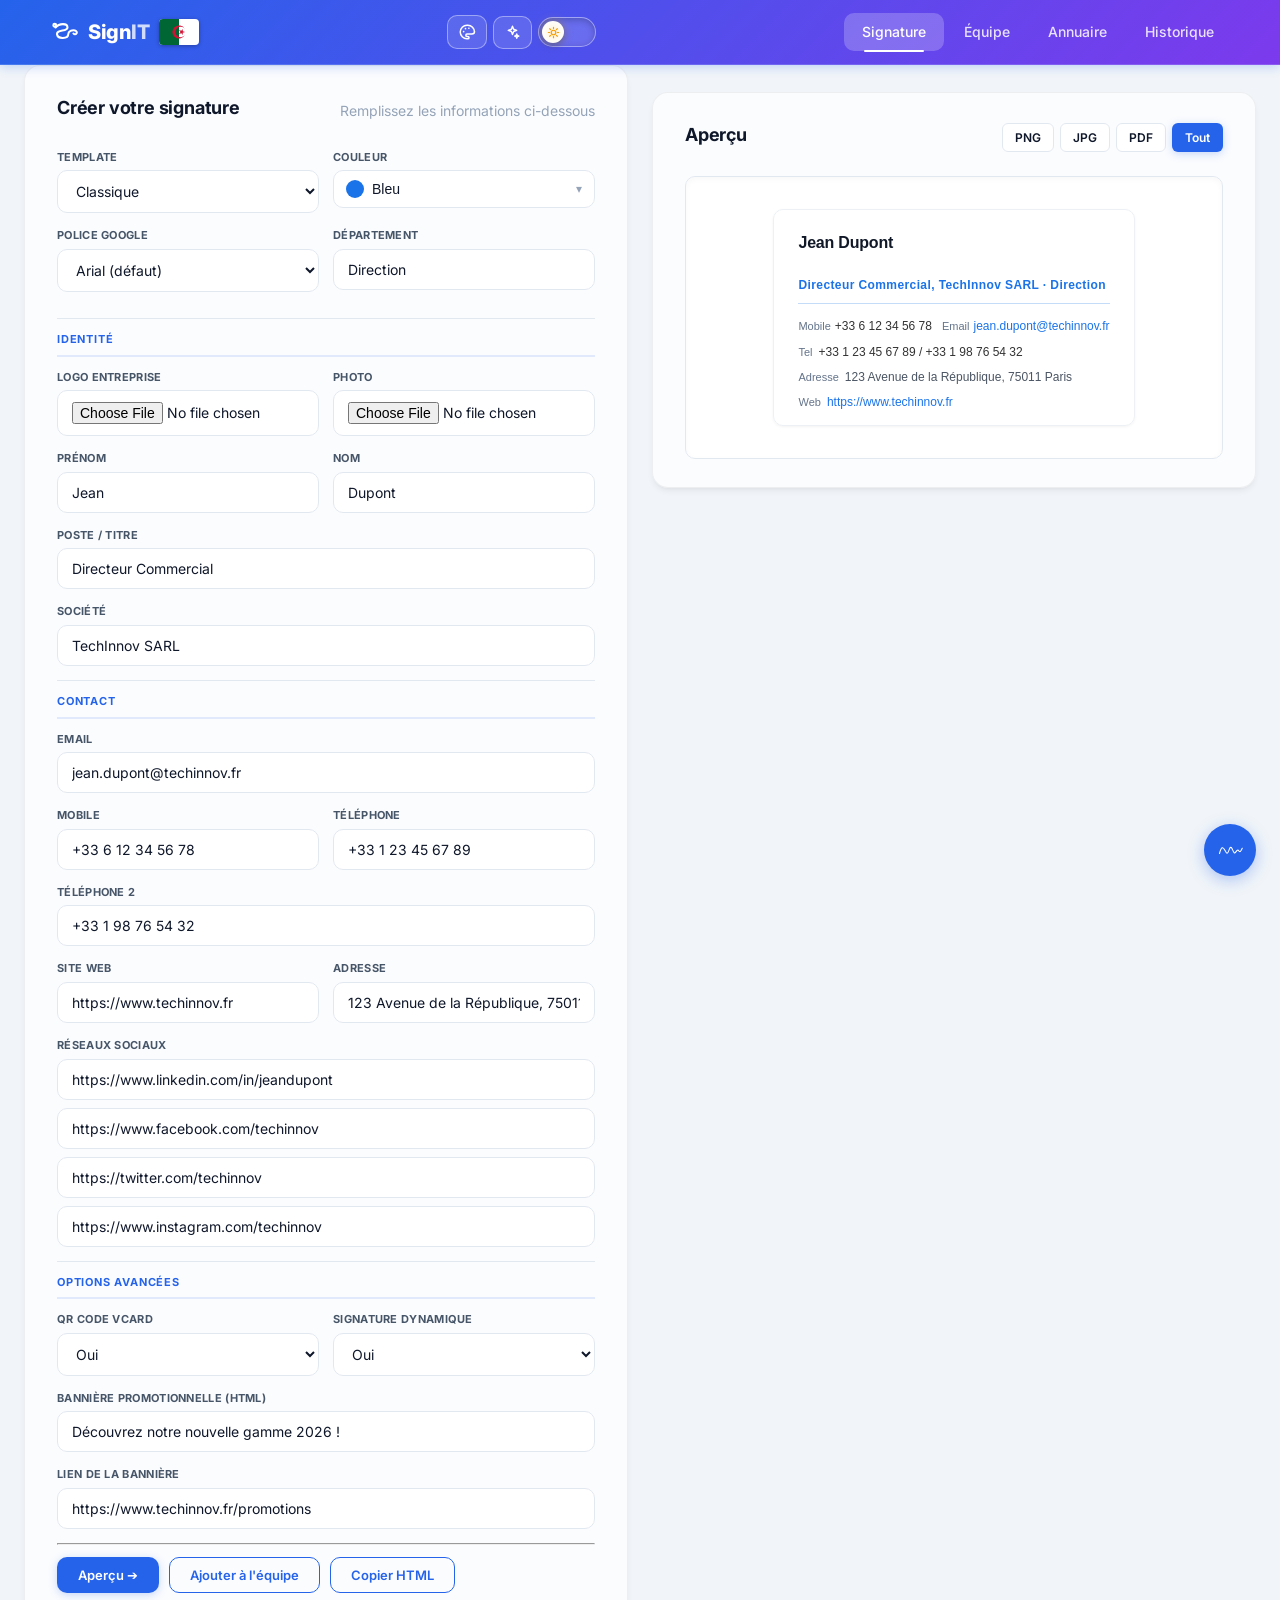
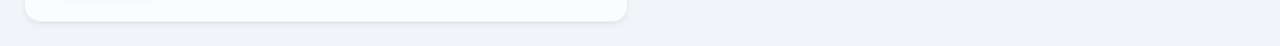
<file: signit/index.html>
<!DOCTYPE html>
<html lang="fr">
<head>
  <meta charset="UTF-8">
  <meta name="viewport" content="width=device-width, initial-scale=1.0">
  <title>SignIT - Générateur de Signatures Email</title>
  <link rel="icon" type="image/svg+xml" href="assets/logo.svg">
  <link rel="preconnect" href="https://fonts.googleapis.com">
  <link rel="preconnect" href="https://fonts.gstatic.com" crossorigin>
  <link href="https://fonts.googleapis.com/css2?family=Inter:wght@400;500;600;700;800&family=Lora:wght@400;500;600;700&family=Playfair+Display:wght@600;700;800&family=Manrope:wght@400;500;600;700;800&family=Nunito:wght@400;600;700;800&family=Poppins:wght@400;500;600;700;800&display=swap" rel="stylesheet">
  <link rel="stylesheet" href="css/style.css">
  <link id="googleFont" rel="stylesheet">
</head>
<body>
  <!-- Fond animé : signature vivante -->
  <div class="sig-bg" aria-hidden="true">
    <svg class="sig-bg-main" viewBox="0 0 900 220" preserveAspectRatio="xMidYMax meet" aria-hidden="true">
      <path class="sig-stroke" d="M40 190 C 70 60, 150 25, 205 55 C 245 78, 255 120, 215 145 C 180 168, 135 172, 135 145 C 135 122, 180 115, 210 130 C 255 152, 270 195, 240 210 C 215 222, 185 220, 180 205 C 230 215, 310 195, 370 170 C 420 150, 460 145, 500 150 C 545 155, 575 175, 560 195 C 548 210, 520 210, 510 192 C 545 198, 580 195, 615 182 C 650 170, 690 152, 745 145 C 785 140, 820 145, 850 158 C 865 164, 878 172, 890 178"/>
    </svg>
    <svg class="sig-bg-sub" viewBox="0 0 900 220" preserveAspectRatio="xMidYMin meet" aria-hidden="true">
      <path class="sig-stroke sig-stroke-sub" d="M40 190 C 70 60, 150 25, 205 55 C 245 78, 255 120, 215 145 C 180 168, 135 172, 135 145 C 135 122, 180 115, 210 130 C 255 152, 270 195, 240 210 C 215 222, 185 220, 180 205 C 230 215, 310 195, 370 170 C 420 150, 460 145, 500 150 C 545 155, 575 175, 560 195 C 548 210, 520 210, 510 192 C 545 198, 580 195, 615 182 C 650 170, 690 152, 745 145 C 785 140, 820 145, 850 158 C 865 164, 878 172, 890 178"/>
    </svg>
  </div>

  <nav class="navbar">
    <div class="container">
      <a class="brand" href="#single" title="Accueil">
        <span class="ink-ripple" aria-hidden="true"></span>
        <svg class="logo-mark logo-mark-signature" viewBox="0 0 40 40" aria-hidden="true" fill="none" stroke="#ffffff" stroke-width="2.7" stroke-linecap="round" stroke-linejoin="round">
          <circle cx="9" cy="11" r="1.9"/>
          <path d="M10 14 C 15 8 26 8 26 14 C 26 20 11 16 12 23 C 13 30 27 29 27 23 C 27 19 32 17 36 18 C 38 18.5 39 20.5 38 22 C 37 23.5 35 23.5 34 22"/>
        </svg>
        <svg class="logo-mark logo-mark-elegance" viewBox="0 0 40 40" aria-hidden="true" fill="none" stroke="#ffffff" stroke-width="1.8" stroke-linecap="round" stroke-linejoin="round">
          <circle cx="20" cy="20" r="15.5"/>
          <circle cx="20" cy="20" r="12.3"/>
          <path d="M20 12.5 C 23.5 11, 26 12.5, 26 15.5 C 26 18.5, 22.5 20, 20 20 C 17.5 20, 14 21.5, 14 24.5 C 14 27.5, 17 29.5, 20.5 28.5 C 22.5 27.8, 24 26, 23.5 24"/>
          <circle cx="12.2" cy="12.2" r="1"/>
          <circle cx="27.8" cy="27.8" r="1"/>
        </svg>
        <svg class="logo-mark logo-mark-minimal" viewBox="0 0 40 40" aria-hidden="true" fill="none" stroke="#ffffff" stroke-width="2.6" stroke-linecap="round" stroke-linejoin="round">
          <path d="M28 12 H14 V19 H26 V28 H14"/>
          <circle cx="13.6" cy="31.6" r="1.8"/>
        </svg>
        <svg class="logo-mark logo-mark-soleil" viewBox="0 0 40 40" aria-hidden="true" fill="none" stroke="#ffffff" stroke-width="1.8" stroke-linecap="round" stroke-linejoin="round">
          <circle cx="20" cy="20" r="10.5"/>
          <path d="M20 9.5 L20 5.5 M20 30.5 L20 34.5 M9.5 20 L5.5 20 M30.5 20 L34.5 20 M12.6 12.6 L10 10 M27.4 27.4 L30 30 M27.4 12.6 L30 10 M12.6 27.4 L10 30"/>
          <path d="M20 14.5 C 22.5 12.5, 25 14, 25 16.5 C 25 19.5, 21.5 20, 20 20 C 18.5 20, 15 20.5, 15 23 C 15 25.5, 17.5 27, 20 25.5 C 21.5 24.7, 22 23, 21.5 21.8"/>
        </svg>
        <svg class="logo-mark logo-mark-nature" viewBox="0 0 40 40" aria-hidden="true" fill="none" stroke="#ffffff" stroke-width="2.2" stroke-linecap="round" stroke-linejoin="round">
          <path d="M8 32 C 6 21, 12 12, 24 10 C 28 11, 31 16, 29 22 C 27 29, 17 32, 8 32 Z"/>
          <path d="M11 29 C 15 24, 19 18, 23 14"/>
          <path d="M8 32 L 6.5 35.5"/>
        </svg>
        <h1 class="logo"><span>Sign</span><span class="logo-accent">IT</span></h1>
        <img class="dz-flag" src="assets/flag-algeria.svg" alt="Drapeau de l'Algérie" title="Algérie" width="40" height="26">
      </a>
      <div class="nav-controls">
        <div class="theme-switcher" id="themeSwitcher">
          <button class="btn btn-icon" id="themeToggle" title="Thème d'apparence" aria-haspopup="true" aria-label="Choisir un thème">
            <svg width="18" height="18" viewBox="0 0 24 24" fill="none" stroke="currentColor" stroke-width="2" stroke-linecap="round" stroke-linejoin="round" aria-hidden="true">
              <path d="M12 3a9 9 0 0 0 0 18h1.2a1.5 1.5 0 0 0 0-3H12a1.6 1.6 0 0 1 0-3.2h6.6A3.4 3.4 0 0 0 22 11.4V12a9 9 0 0 0-9-9z"/>
              <circle cx="7.5" cy="11.5" r="1.1" fill="currentColor" stroke="none"/>
              <circle cx="10" cy="7.5" r="1.1" fill="currentColor" stroke="none"/>
              <circle cx="14.5" cy="7" r="1.1" fill="currentColor" stroke="none"/>
            </svg>
          </button>
          <div class="theme-menu" id="themeMenu">
            <button class="theme-option active" data-theme="signature">
              <span class="theme-swatch" style="background:linear-gradient(135deg,#2563eb,#7c3aed)"></span>
              <span class="theme-label">Signature<small>Moderne &amp; fluide</small></span>
              <span class="theme-check">✓</span>
            </button>
            <button class="theme-option" data-theme="elegance">
              <span class="theme-swatch" style="background:linear-gradient(135deg,#1e3a5f,#31507c)"></span>
              <span class="theme-label">Élégance<small>Classique &amp; sérif</small></span>
              <span class="theme-check">✓</span>
            </button>
            <button class="theme-option" data-theme="minimal">
              <span class="theme-swatch" style="background:linear-gradient(135deg,#0d9488,#10b981)"></span>
              <span class="theme-label">Minimal<small>Géométrique &amp; net</small></span>
              <span class="theme-check">✓</span>
            </button>
            <button class="theme-option" data-theme="soleil">
              <span class="theme-swatch" style="background:linear-gradient(135deg,#f97316,#ec4899)"></span>
              <span class="theme-label">Soleil<small>Chaleureux &amp; pétillant</small></span>
              <span class="theme-check">✓</span>
            </button>
            <button class="theme-option" data-theme="nature">
              <span class="theme-swatch" style="background:linear-gradient(135deg,#16a34a,#84cc16)"></span>
              <span class="theme-label">Nature<small>Fraîcheur &amp; verdoyant</small></span>
              <span class="theme-check">✓</span>
            </button>
          </div>
        </div>
        <div class="anim-switcher" id="animSwitcher">
          <button class="btn btn-icon" id="animToggle" title="Animation d'entrée" aria-haspopup="true" aria-label="Choisir l'animation d'entrée">
            <svg width="17" height="17" viewBox="0 0 24 24" fill="none" stroke="currentColor" stroke-width="2" stroke-linecap="round" stroke-linejoin="round" aria-hidden="true">
              <path d="M12 3l1.6 4.4L18 9l-4.4 1.6L12 15l-1.6-4.4L6 9l4.4-1.6z"/>
              <path d="M18 14l.8 2.2L21 17l-2.2.8L18 20l-.8-2.2L15 17l2.2-.8z"/>
            </svg>
          </button>
          <div class="anim-menu" id="animMenu">
            <button class="anim-option active" data-anim="B">
              <span class="anim-dot">B</span>
              <span class="anim-label">Encre<small>Signature dessinée</small></span>
              <span class="anim-check">✓</span>
            </button>
            <button class="anim-option" data-anim="A">
              <span class="anim-dot">A</span>
              <span class="anim-label">Tranquille<small>Révélation douce</small></span>
              <span class="anim-check">✓</span>
            </button>
            <button class="anim-option" data-anim="C">
              <span class="anim-dot">C</span>
              <span class="anim-label">Vivante<small>Storytelling encre</small></span>
              <span class="anim-check">✓</span>
            </button>
          </div>
        </div>
        <label class="dark-switch" title="Mode sombre" aria-label="Basculer le mode sombre">
          <input type="checkbox" id="darkModeToggle">
          <span class="dark-switch-track">
            <span class="dark-switch-thumb">
              <svg class="icon-dark" width="13" height="13" viewBox="0 0 24 24" fill="currentColor" stroke="none" aria-hidden="true">
                <path d="M21 12.8A8.5 8.5 0 1 1 11.2 3a6.6 6.6 0 0 0 9.8 9.8z"/>
              </svg>
              <svg class="icon-light" width="13" height="13" viewBox="0 0 24 24" fill="none" stroke="currentColor" stroke-width="2.2" stroke-linecap="round" stroke-linejoin="round" aria-hidden="true">
                <circle cx="12" cy="12" r="4.2"/>
                <path d="M12 2.5v2.2 M12 19.3v2.2 M2.5 12h2.2 M19.3 12h2.2 M5 5l1.6 1.6 M17.4 17.4L19 19 M19 5l-1.6 1.6 M6.6 17.4L5 19"/>
              </svg>
            </span>
          </span>
        </label>
      </div>
      <div class="nav-links">
        <a href="#single" class="active">Signature</a>
        <a href="#team">Équipe</a>
        <a href="#directory">Annuaire</a>
        <a href="#history">Historique</a>
      </div>
    </div>
  </nav>

  <div class="container main-layout">
    <!-- SECTION: Formulaire Signature -->
    <section id="single" class="section active">
      <div class="form-card">
        <div class="card-header">
          <h2>Créer votre signature</h2>
          <p>Remplissez les informations ci-dessous</p>
        </div>
        <form id="signatureForm">
          <div class="form-row">
            <div class="form-group">
              <label>Template</label>
              <select id="template">
                <option value="classic">Classique</option>
                <option value="modern">Moderne</option>
                <option value="corporate">Corporate</option>
              </select>
            </div>
            <div class="form-group">
              <label>Couleur</label>
              <div class="cp-dropdown" id="cpDropdown">
                <button type="button" class="cp-dropdown-trigger" id="cpTrigger">
                  <span class="cp-dot" id="cpDot" style="background:#1a73e8"></span>
                  <span id="cpLabel">Bleu</span>
                  <span class="cp-arrow">▾</span>
                </button>
                <div class="cp-dropdown-menu" id="cpMenu">
                  <div class="cp-option" data-color="#1a73e8"><span class="cp-dot" style="background:#1a73e8"></span>Bleu</div>
                  <div class="cp-option" data-color="#dc2626"><span class="cp-dot" style="background:#dc2626"></span>Rouge</div>
                  <div class="cp-option" data-color="#16a34a"><span class="cp-dot" style="background:#16a34a"></span>Vert</div>
                  <div class="cp-option" data-color="#0d9488"><span class="cp-dot" style="background:#0d9488"></span>Teal</div>
                  <div class="cp-option" data-color="#7c3aed"><span class="cp-dot" style="background:#7c3aed"></span>Violet</div>
                  <div class="cp-option" data-color="#ea580c"><span class="cp-dot" style="background:#ea580c"></span>Orange</div>
                  <div class="cp-option" data-color="#be185d"><span class="cp-dot" style="background:#be185d"></span>Rose</div>
                  <div class="cp-option" data-color="#1e293b"><span class="cp-dot" style="background:#1e293b"></span>Foncé</div>
                  <div class="cp-option cp-option-custom" id="cpCustom"><span class="cp-dot cp-dot-plus">+</span>Personnalisée…</div>
                </div>
                <input type="color" id="color" value="#1a73e8" style="display:none">
              </div>
            </div>
          </div>
          <div class="form-row">
            <div class="form-group">
              <label>Police Google</label>
              <select id="fontFamily">
                <option value="">Arial (défaut)</option>
                <option value="Roboto">Roboto</option>
                <option value="Open Sans">Open Sans</option>
                <option value="Lato">Lato</option>
                <option value="Montserrat">Montserrat</option>
                <option value="Poppins">Poppins</option>
                <option value="Raleway">Raleway</option>
                <option value="Playfair Display">Playfair Display</option>
              </select>
            </div>
            <div class="form-group">
              <label>Département</label>
              <input type="text" id="department" placeholder="ex: Direction, Marketing, Support..." value="Direction">
            </div>
          </div>

          <hr class="hr-sm">
          <div class="form-section-title">Identité</div>

          <div class="form-row">
            <div class="form-group">
              <label>Logo entreprise</label>
              <input type="file" id="logo" accept="image/*">
            </div>
            <div class="form-group">
              <label>Photo</label>
              <input type="file" id="photo" accept="image/*">
            </div>
          </div>
          <div class="form-row">
            <div class="form-group">
              <label>Prénom</label>
              <input type="text" id="firstName" placeholder="ex: Jean" value="Jean" required>
            </div>
            <div class="form-group">
              <label>Nom</label>
              <input type="text" id="lastName" placeholder="ex: Dupont" value="Dupont" required>
            </div>
          </div>
          <div class="form-group">
            <label>Poste / Titre</label>
            <input type="text" id="title" placeholder="ex: Directeur Commercial" value="Directeur Commercial">
          </div>
          <div class="form-group">
            <label>Société</label>
            <input type="text" id="company" placeholder="ex: Votre Société" value="TechInnov SARL">
          </div>

          <hr class="hr-sm">
          <div class="form-section-title">Contact</div>

          <div class="form-group">
            <label>Email</label>
            <input type="email" id="email" placeholder="ex: jean.dupont@entreprise.com" value="jean.dupont@techinnov.fr" required>
          </div>
          <div class="form-row">
            <div class="form-group">
              <label>Mobile</label>
              <input type="tel" id="mobile" placeholder="ex: +33 6 12 34 56 78" value="+33 6 12 34 56 78">
            </div>
            <div class="form-group">
              <label>Téléphone</label>
              <input type="tel" id="phone" placeholder="ex: +33 1 23 45 67 89" value="+33 1 23 45 67 89">
            </div>
          </div>
          <div class="form-group">
            <label>Téléphone 2</label>
            <input type="tel" id="phone2" placeholder="ex: +33 1 98 76 54 32" value="+33 1 98 76 54 32">
          </div>
          <div class="form-row">
            <div class="form-group">
              <label>Site web</label>
              <input type="url" id="website" placeholder="ex: https://www.entreprise.com" value="https://www.techinnov.fr">
            </div>
            <div class="form-group">
              <label>Adresse</label>
              <input type="text" id="address" placeholder="ex: 123 Rue Exemple, 75001 Paris, France" value="123 Avenue de la République, 75011 Paris">
            </div>
          </div>
          <div class="form-group">
            <label>Réseaux sociaux</label>
            <div class="social-inputs">
              <input type="url" id="linkedin" placeholder="ex: https://www.linkedin.com/in/votre-profil" value="https://www.linkedin.com/in/jeandupont">
              <input type="url" id="facebook" placeholder="ex: https://www.facebook.com/votre-page" value="https://www.facebook.com/techinnov">
              <input type="url" id="twitter" placeholder="ex: https://twitter.com/votre-compte" value="https://twitter.com/techinnov">
              <input type="url" id="instagram" placeholder="ex: https://www.instagram.com/votre-compte" value="https://www.instagram.com/techinnov">
            </div>
          </div>

          <hr class="hr-sm">
          <div class="form-section-title">Options avancées</div>

          <div class="form-row">
            <div class="form-group">
              <label>QR Code vCard</label>
              <select id="qrCode">
                <option value="0">Non</option>
                <option value="1" selected>Oui</option>
              </select>
            </div>
            <div class="form-group">
              <label>Signature dynamique</label>
              <select id="dynamicStatus">
                <option value="0">Non</option>
                <option value="1" selected>Oui</option>
              </select>
            </div>
          </div>
          <div class="form-group">
            <label>Bannière promotionnelle (HTML)</label>
            <input type="text" id="banner" placeholder="ex: Découvrez nos nouveaux produits !" value="Découvrez notre nouvelle gamme 2026 !">
          </div>
          <div class="form-group">
            <label>Lien de la bannière</label>
            <input type="url" id="bannerLink" placeholder="ex: https://www.votre-site.com" value="https://www.techinnov.fr/promotions">
          </div>

          <hr>

          <div class="form-actions">
            <button type="submit" class="btn btn-primary">Aperçu ➔</button>
            <button type="button" id="saveToTeamBtn" class="btn btn-outline">Ajouter à l'équipe</button>
            <button type="button" id="copyHtmlBtn" class="btn btn-outline">Copier HTML</button>
          </div>
        </form>
      </div>

      <div class="preview-card">
        <div class="card-header">
          <h2>Aperçu<span class="anim-underline" aria-hidden="true"></span></h2>
          <div class="export-actions">
            <button class="btn btn-sm" data-export="png">PNG</button>
            <button class="btn btn-sm" data-export="jpg">JPG</button>
            <button class="btn btn-sm" data-export="pdf">PDF</button>
            <button id="downloadAllBtn" class="btn btn-sm btn-primary">Tout</button>
          </div>
        </div>
        <div id="signaturePreview" class="signature-preview"></div>
      </div>
    </section>

    <!-- SECTION: Team Management -->
    <section id="team" class="section">
      <div class="form-card">
        <div class="card-header">
          <h2>Gestion d'équipe</h2>
          <p>Gérez les signatures de tous les membres</p>
        </div>
        <div class="export-actions" style="margin-bottom:16px">
          <button id="exportTeamPdfBtn" class="btn btn-sm btn-primary">Export PDF</button>
          <button id="exportTeamPngBtn" class="btn btn-sm btn-outline">Export PNG</button>
          <button id="exportTeamJpgBtn" class="btn btn-sm btn-outline">Export JPG</button>
          <button id="exportTeamCsvBtn" class="btn btn-sm btn-outline">Export CSV</button>
        </div>
        <div id="teamList" class="team-list">
          <p class="text-muted">Aucun membre. Créez une signature puis cliquez "Ajouter à l'équipe".</p>
        </div>
        <div class="form-actions" style="margin-top:12px">
          <button id="importTeamBtn" class="btn btn-outline btn-sm">Importer CSV</button>
          <input type="file" id="teamCsvImport" accept=".csv" style="display:none">
          <button id="clearTeamBtn" class="btn btn-outline btn-sm">Effacer tout</button>
        </div>
      </div>
    </section>

    <!-- SECTION: Directory -->
    <section id="directory" class="section">
      <div class="form-card">
        <div class="card-header">
          <h2>Annuaire entreprise</h2>
          <p>Toutes les signatures de votre équipe</p>
        </div>
        <div id="directoryList" class="directory-list">
          <p class="text-muted">Ajoutez des membres dans l'onglet Équipe.</p>
        </div>
      </div>
    </section>

    <!-- SECTION: History -->
    <section id="history" class="section">
      <div class="form-card">
        <div class="card-header">
          <h2>Historique</h2>
          <p>Vos 20 dernières signatures</p>
        </div>
        <div id="historyList" class="history-list">
          <p class="text-muted">Aucune signature pour le moment.</p>
        </div>
        <button id="clearHistoryBtn" class="btn btn-outline btn-sm">Effacer</button>
      </div>
    </section>
  </div>

  <script src="lib/html2canvas.min.js"></script>
  <script src="lib/jspdf.umd.min.js"></script>
  <script src="lib/papaparse.min.js"></script>
  <script src="js/templates.js"></script>
  <script src="js/app.js"></script>

  <!-- Back to top -->
  <button id="backToTop" class="back-to-top" aria-label="Retour en haut" title="Retour en haut">
    <svg width="18" height="18" viewBox="0 0 24 24" fill="none" stroke="currentColor" stroke-width="2.5" stroke-linecap="round" stroke-linejoin="round" aria-hidden="true">
      <path d="M6 15l6-6 6 6"/>
    </svg>
  </button>

  <!-- AI Assistant -->
  <div class="ai-assistant" id="aiAssistant">
    <button class="ai-fab" id="aiFab" aria-label="Assistant">
      <svg width="28" height="22" viewBox="0 0 80 40" fill="none" stroke="#fff" stroke-width="3" stroke-linecap="round" stroke-linejoin="round" style="pointer-events:none">
        <path d="M10 30 C15 10, 20 10, 25 20 C30 30, 32 35, 38 18 C44 2, 48 25, 52 28 C56 31, 60 15, 65 22 C70 29, 72 20, 75 15"/>
      </svg>
    </button>
    <div class="ai-panel" id="aiPanel">
      <div class="ai-header">
        <strong>
          <svg class="ai-header-icon" width="17" height="17" viewBox="0 0 24 24" fill="none" stroke="currentColor" stroke-width="1.9" stroke-linecap="round" stroke-linejoin="round" aria-hidden="true">
            <rect x="5" y="8" width="14" height="11" rx="3"/>
            <path d="M12 8V4 M9 4h6"/>
            <circle cx="9" cy="13" r="1" fill="currentColor" stroke="none"/>
            <circle cx="15" cy="13" r="1" fill="currentColor" stroke="none"/>
            <path d="M9 16.5h6"/>
          </svg>
          Assistante SignIT
        </strong>
        <button class="ai-close" id="aiClose" aria-label="Fermer">&times;</button>
      </div>
      <div class="ai-messages" id="aiMessages">
        <div class="ai-msg ai-msg-bot">Bonjour ! Je suis l'assistante **SignIT**. Posez-moi une question ou cliquez sur un sujet :</div>
      </div>
      <div class="ai-suggestions" id="aiSuggestions">
        <button class="ai-chip" data-q="creer"><svg class="chip-icon" viewBox="0 0 24 24" fill="none" stroke="currentColor" stroke-width="2" stroke-linecap="round" stroke-linejoin="round"><path d="M17 3a2.8 2.8 0 0 1 4 4L7.5 20.5 2 22l1.5-5.5z"/></svg> Créer</button>
        <button class="ai-chip" data-q="template"><svg class="chip-icon" viewBox="0 0 24 24" fill="none" stroke="currentColor" stroke-width="2" stroke-linecap="round" stroke-linejoin="round"><rect x="3" y="3" width="18" height="18" rx="3"/><path d="M3 9h18 M9 9v12"/></svg> Template</button>
        <button class="ai-chip" data-q="couleur"><svg class="chip-icon" viewBox="0 0 24 24" fill="none" stroke="currentColor" stroke-width="2" stroke-linecap="round" stroke-linejoin="round"><path d="M12 3a9 9 0 1 0 9 9c0-2-1.5-3-3-3h-2.3a2.2 2.2 0 0 1-1.6-3.7A2 2 0 0 0 12 3z"/><circle cx="7.5" cy="12.5" r="1.2" fill="currentColor" stroke="none"/><circle cx="12" cy="16.5" r="1.2" fill="currentColor" stroke="none"/><circle cx="16" cy="12" r="1.2" fill="currentColor" stroke="none"/></svg> Couleur</button>
        <button class="ai-chip" data-q="equipe"><svg class="chip-icon" viewBox="0 0 24 24" fill="none" stroke="currentColor" stroke-width="2" stroke-linecap="round" stroke-linejoin="round"><circle cx="9" cy="8" r="3.2"/><path d="M2.5 20c.6-3.4 3.3-5 6.5-5s5.9 1.6 6.5 5"/><circle cx="17" cy="9" r="2.5"/><path d="M15.5 15.2c2.8.2 5 1.6 5.6 4.3"/></svg> Équipe</button>
        <button class="ai-chip" data-q="export"><svg class="chip-icon" viewBox="0 0 24 24" fill="none" stroke="currentColor" stroke-width="2" stroke-linecap="round" stroke-linejoin="round"><path d="M12 3v12 M7 10l5 5 5-5"/><path d="M4 19h16"/></svg> Export</button>
        <button class="ai-chip" data-q="statut"><svg class="chip-icon" viewBox="0 0 24 24" fill="none" stroke="currentColor" stroke-width="2" stroke-linecap="round" stroke-linejoin="round"><path d="M21 12a9 9 0 1 1-2.6-6.3"/><path d="M21 3v5h-5"/></svg> Statut</button>
        <button class="ai-chip" data-q="qr"><svg class="chip-icon" viewBox="0 0 24 24" fill="none" stroke="currentColor" stroke-width="2" stroke-linecap="round" stroke-linejoin="round"><rect x="3" y="3" width="7" height="7" rx="1"/><rect x="14" y="3" width="7" height="7" rx="1"/><rect x="3" y="14" width="7" height="7" rx="1"/><path d="M14 14h3v3h-3z M21 14v.01 M14 21h.01 M17 21h4v-4"/></svg> QR code</button>
        <button class="ai-chip" data-q="import"><svg class="chip-icon" viewBox="0 0 24 24" fill="none" stroke="currentColor" stroke-width="2" stroke-linecap="round" stroke-linejoin="round"><path d="M12 15V3 M7 8l5-5 5 5"/><path d="M4 19h16"/></svg> Import</button>
      </div>
      <div class="ai-input-row">
        <input type="text" id="aiInput" placeholder="Posez votre question…" maxlength="120">
        <button id="aiSendBtn">Envoyer</button>
      </div>
    </div>
  </div>
</body>
</html>
</file>
<file: signit/css/style.css>
*, *::before, *::after { box-sizing: border-box; margin: 0; padding: 0; }

:root {
  --primary: #2563eb;
  --primary-light: #3b82f6;
  --primary-dark: #1d4ed8;
  --primary-gradient: linear-gradient(135deg, #2563eb, #7c3aed);
  --bg: #f1f5f9;
  --card-bg: #ffffff;
  --card-border: rgba(0,0,0,.06);
  --text: #0f172a;
  --text-secondary: #475569;
  --text-muted: #94a3b8;
  --border: #e2e8f0;
  --radius: 16px;
  --radius-sm: 10px;
  --radius-xs: 6px;
  --shadow: 0 1px 3px rgba(0,0,0,.04), 0 1px 2px rgba(0,0,0,.03);
  --shadow-md: 0 4px 6px -1px rgba(0,0,0,.06), 0 2px 4px -2px rgba(0,0,0,.05);
  --shadow-lg: 0 10px 15px -3px rgba(0,0,0,.08), 0 4px 6px -4px rgba(0,0,0,.04);
  --shadow-xl: 0 20px 25px -5px rgba(0,0,0,.1), 0 8px 10px -6px rgba(0,0,0,.04);
  --nav-bg: rgba(255,255,255,.85);
  --surface: #ffffff;
  --surface-variant: #f8fafc;
  --divider: #eef2f7;
  --secondary: #334155;
  --accent: #0ea5e9;
  --success: #16a34a;
  --warning: #d97706;
  --error: #dc2626;
  --info: var(--primary);
  --space-1: 4px;
  --space-2: 8px;
  --space-3: 12px;
  --space-4: 16px;
  --space-5: 20px;
  --space-6: 24px;
  --space-8: 32px;
  --fs-xs: 11px;
  --fs-sm: 13px;
  --fs-base: 15px;
  --fs-lg: 17px;
  --fs-xl: 20px;
  --fs-2xl: 24px;
  --transition: .25s cubic-bezier(.4,0,.2,1);
  --font: 'Inter', -apple-system, BlinkMacSystemFont, 'Segoe UI', system-ui, sans-serif;
  --font-display: 'Inter', -apple-system, BlinkMacSystemFont, 'Segoe UI', system-ui, sans-serif;
  --sig-tint: #93c5fd;
}

/* ===== THEMES (3 choix : font + logo + palette) ===== */
html[data-theme="signature"] {
  --primary: #2563eb;
  --primary-light: #3b82f6;
  --primary-dark: #1d4ed8;
  --primary-gradient: linear-gradient(135deg, #2563eb, #7c3aed);
  --font: 'Inter', -apple-system, BlinkMacSystemFont, 'Segoe UI', system-ui, sans-serif;
  --font-display: 'Inter', -apple-system, BlinkMacSystemFont, 'Segoe UI', system-ui, sans-serif;
  --sig-tint: #93c5fd;
}
html[data-theme="elegance"] {
  --primary: #1e3a5f;
  --primary-light: #3d5d8c;
  --primary-dark: #16294d;
  --primary-gradient: linear-gradient(135deg, #1e3a5f, #2d4a7a);
  --font: 'Lora', Georgia, 'Times New Roman', serif;
  --font-display: 'Playfair Display', Georgia, 'Times New Roman', serif;
  --sig-tint: #d8c78a;
}
html[data-theme="minimal"] {
  --primary: #0d9488;
  --primary-light: #14b8a6;
  --primary-dark: #0f766e;
  --primary-gradient: linear-gradient(135deg, #0d9488, #10b981);
  --font: 'Manrope', 'Inter', -apple-system, BlinkMacSystemFont, 'Segoe UI', system-ui, sans-serif;
  --font-display: 'Manrope', 'Inter', -apple-system, BlinkMacSystemFont, 'Segoe UI', system-ui, sans-serif;
  --sig-tint: #5eead4;
}
html[data-theme="soleil"] {
  --primary: #ea580c;
  --primary-light: #fb923c;
  --primary-dark: #c2410c;
  --primary-gradient: linear-gradient(135deg, #f97316, #ec4899);
  --font: 'Nunito', 'Inter', -apple-system, BlinkMacSystemFont, 'Segoe UI', system-ui, sans-serif;
  --font-display: 'Nunito', 'Inter', -apple-system, BlinkMacSystemFont, 'Segoe UI', system-ui, sans-serif;
  --sig-tint: #fed7aa;
}
html[data-theme="nature"] {
  --primary: #16a34a;
  --primary-light: #22c55e;
  --primary-dark: #15803d;
  --primary-gradient: linear-gradient(135deg, #16a34a, #84cc16);
  --font: 'Poppins', 'Inter', -apple-system, BlinkMacSystemFont, 'Segoe UI', system-ui, sans-serif;
  --font-display: 'Poppins', 'Inter', -apple-system, BlinkMacSystemFont, 'Segoe UI', system-ui, sans-serif;
  --sig-tint: #86efac;
}
html { transition: background-color .3s; }

body {
  font-family: var(--font);
  background: var(--bg);
  color: var(--text);
  line-height: 1.6;
  min-height: 100vh;
  -webkit-font-smoothing: antialiased;
}

/* ===== NAVBAR ===== */
.navbar {
  background: var(--primary-gradient);
  border-bottom: 1px solid rgba(255,255,255,.15);
  box-shadow: 0 2px 10px rgba(37,99,235,.25);
  padding: 0 24px;
  position: sticky;
  top: 0;
  z-index: 100;
}
.navbar .container {
  display: flex;
  align-items: center;
  justify-content: space-between;
  max-width: 1280px;
  margin: 0 auto;
  height: 64px;
}
.logo {
  font-size: 20px;
  font-weight: 800;
  color: var(--primary);
  letter-spacing: -.3px;
}
.brand { position: relative; display: flex; align-items: center; gap: 10px; text-decoration: none; cursor: pointer; border-radius: 8px; transition: opacity .2s; }
.brand:hover { opacity: .8; }
.ink-ripple {
  position: absolute;
  left: 0;
  top: 50%;
  width: 30px;
  height: 30px;
  margin-top: -15px;
  border-radius: 50%;
  border: 2px solid rgba(255,255,255,.75);
  opacity: 0;
  pointer-events: none;
}
.logo-mark { width: 30px; height: 30px; flex: none; }
.logo-mark-elegance, .logo-mark-minimal, .logo-mark-soleil, .logo-mark-nature { display: none; }
html[data-theme="elegance"] .logo-mark-signature { display: none; }
html[data-theme="elegance"] .logo-mark-elegance { display: block; }
html[data-theme="minimal"] .logo-mark-signature { display: none; }
html[data-theme="minimal"] .logo-mark-minimal { display: block; }
html[data-theme="soleil"] .logo-mark-signature { display: none; }
html[data-theme="soleil"] .logo-mark-soleil { display: block; }
html[data-theme="nature"] .logo-mark-signature { display: none; }
html[data-theme="nature"] .logo-mark-nature { display: block; }
.logo-accent { opacity: .78; }

/* ===== THEME SWITCHER ===== */
.theme-switcher { position: relative; }
.theme-menu {
  position: absolute;
  right: 0;
  top: calc(100% + 12px);
  min-width: 230px;
  background: var(--card-bg);
  border: 1px solid var(--border);
  border-radius: var(--radius-sm);
  box-shadow: var(--shadow-xl);
  padding: 6px;
  display: none;
  z-index: 300;
}
.theme-switcher.open .theme-menu { display: block; animation: fadeSlideIn .18s ease; }
.theme-option {
  display: flex;
  align-items: center;
  gap: 10px;
  width: 100%;
  padding: 9px 10px;
  border: 0;
  border-radius: var(--radius-xs);
  background: none;
  cursor: pointer;
  text-align: left;
  color: var(--text);
  font-family: var(--font);
  font-size: 14px;
  transition: background .15s;
}
.theme-option:hover { background: rgba(37,99,235,.08); }
.theme-option .theme-swatch {
  width: 26px; height: 26px;
  border-radius: 50%;
  flex: none;
  border: 2px solid rgba(255,255,255,.9);
  box-shadow: 0 0 0 1px rgba(0,0,0,.1);
}
.theme-option .theme-label { display: flex; flex-direction: column; line-height: 1.25; flex: 1; font-weight: 600; }
.theme-option .theme-label small { color: var(--text-muted); font-size: 11px; font-weight: 400; }
.theme-option .theme-check { color: var(--primary); font-weight: 800; opacity: 0; }
.theme-option.active .theme-check { opacity: 1; }
.nav-controls { display: flex; align-items: center; gap: 6px; }
.dz-flag {
  display: block;
  border-radius: 4px;
  box-shadow: 0 1px 4px rgba(0,0,0,.3);
  cursor: default;
}
.nav-links { display: flex; gap: 2px; }
.nav-links a {
  text-decoration: none;
  color: var(--text-muted);
  padding: 8px 18px;
  border-radius: var(--radius-sm);
  font-size: 14px;
  font-weight: 500;
  transition: var(--transition);
  position: relative;
}
.nav-links a:hover { color: var(--text-secondary); background: rgba(0,0,0,.04); }
.nav-links a.active {
  color: var(--primary);
  background: rgba(37,99,235,.08);
}
.nav-links a.active::after {
  content: '';
  position: absolute;
  bottom: -1px;
  left: 50%;
  transform: translateX(-50%);
  width: 60%;
  height: 2px;
  background: var(--primary);
  border-radius: 2px;
}

/* ===== NAVBAR (dégradé) ===== */
.navbar .logo {
  background: none;
  -webkit-background-clip: initial;
  background-clip: initial;
  -webkit-text-fill-color: #ffffff;
  color: #ffffff;
  font-family: var(--font-display);
}
.navbar .nav-links a { color: rgba(255,255,255,.85); }
.navbar .nav-links a:hover { color: #ffffff; background: rgba(255,255,255,.15); }
.navbar .nav-links a.active { color: #ffffff; background: rgba(255,255,255,.22); }
.navbar .nav-links a.active::after { background: #ffffff; }
.navbar .btn-icon {
  color: #ffffff;
  border-color: rgba(255,255,255,.4);
  background: rgba(255,255,255,.12);
}
.navbar .btn-icon:hover { background: rgba(255,255,255,.24); }
/* ===== DARK / LIGHT SWITCH =====
   Personnalisable via variables CSS :
   --switch-w, --switch-h, --switch-track-bg, --switch-thumb-bg,
   --switch-glow-sun, --switch-glow-moon, --switch-thumb-shadow      */
.dark-switch {
  position: relative;
  display: inline-flex;
  align-items: center;
  cursor: pointer;
  touch-action: manipulation;
  -webkit-tap-highlight-color: transparent;
}
.dark-switch input {
  position: absolute;
  opacity: 0;
  width: 0;
  height: 0;
  pointer-events: none;
}
.dark-switch-track {
  display: flex;
  align-items: center;
  width: var(--switch-w, 58px);
  height: var(--switch-h, 30px);
  padding: 3px;
  border-radius: 999px;
  background: var(--switch-track-bg, rgba(255,255,255,.16));
  border: 1px solid var(--switch-track-border, rgba(255,255,255,.38));
  box-shadow: inset 0 2px 6px rgba(15,23,42,.28);
  transition: background .35s ease, border-color .35s ease, box-shadow .35s ease;
}
.dark-switch-thumb {
  position: relative;
  display: flex;
  align-items: center;
  justify-content: center;
  width: calc(var(--switch-h, 30px) - 8px);
  height: calc(var(--switch-h, 30px) - 8px);
  border-radius: 50%;
  background: var(--switch-thumb-bg, #ffffff);
  box-shadow: var(--switch-thumb-shadow, 0 2px 6px rgba(15,23,42,.35)), 0 0 10px rgba(251,191,36,.35);
  transition: transform .35s cubic-bezier(.4,0,.2,1), box-shadow .35s ease;
}
.dark-switch .icon-light,
.dark-switch .icon-dark {
  position: absolute;
  transition: opacity .3s ease, transform .3s cubic-bezier(.4,0,.2,1);
}
.dark-switch .icon-light {
  color: #f59e0b;
  opacity: 1;
  transform: scale(1) rotate(0deg);
  filter: var(--switch-glow-sun, drop-shadow(0 0 5px rgba(251,191,36,.85)));
}
.dark-switch .icon-dark {
  color: #a5b4fc;
  opacity: 0;
  transform: scale(.35) rotate(-90deg);
}
.dark-switch:hover .dark-switch-track { background: rgba(255,255,255,.28); border-color: rgba(255,255,255,.55); }
.dark-switch input:focus-visible + .dark-switch-track {
  outline: 2px solid #ffffff;
  outline-offset: 2px;
  box-shadow: inset 0 2px 6px rgba(15,23,42,.28), 0 0 0 4px rgba(255,255,255,.25);
}

body.dark .dark-switch-track {
  background: var(--switch-track-bg-dark, rgba(15,23,42,.6));
  border-color: rgba(255,255,255,.22);
  box-shadow: inset 0 2px 8px rgba(0,0,0,.5);
}
body.dark .dark-switch-thumb {
  transform: translateX(calc(var(--switch-w, 58px) - var(--switch-h, 30px)));
  box-shadow: var(--switch-thumb-shadow, 0 2px 6px rgba(15,23,42,.4)), 0 0 12px rgba(147,197,253,.6);
}
body.dark .dark-switch .icon-light {
  opacity: 0;
  transform: scale(.35) rotate(90deg);
}
body.dark .dark-switch .icon-dark {
  opacity: 1;
  transform: scale(1) rotate(0deg);
  filter: var(--switch-glow-moon, drop-shadow(0 0 6px rgba(165,180,252,.95)));
}

/* ===== ANIMATION SWITCHER ===== */
.anim-switcher { position: relative; }
.anim-menu {
  position: absolute;
  right: 0;
  top: calc(100% + 12px);
  min-width: 200px;
  background: var(--card-bg);
  border: 1px solid var(--border);
  border-radius: var(--radius-sm);
  box-shadow: var(--shadow-xl);
  padding: 6px;
  display: none;
  z-index: 300;
}
.anim-switcher.open .anim-menu { display: block; animation: fadeSlideIn .18s ease; }
.anim-option {
  display: flex;
  align-items: center;
  gap: 10px;
  width: 100%;
  padding: 8px 10px;
  border: 0;
  border-radius: var(--radius-xs);
  background: none;
  cursor: pointer;
  text-align: left;
  color: var(--text);
  font-family: var(--font);
  font-size: 14px;
  transition: background .15s;
}
.anim-option:hover { background: rgba(37,99,235,.08); }
.anim-option .anim-dot {
  width: 24px;
  height: 24px;
  border-radius: 50%;
  flex: none;
  background: var(--bg);
  border: 1px solid var(--border);
  display: flex;
  align-items: center;
  justify-content: center;
  font-weight: 800;
  font-size: 12px;
  color: var(--text-secondary);
}
.anim-option.active .anim-dot { background: var(--primary); color: #fff; border-color: transparent; }
.anim-option .anim-label { display: flex; flex-direction: column; line-height: 1.25; flex: 1; font-weight: 600; }
.anim-option .anim-label small { color: var(--text-muted); font-size: 11px; font-weight: 400; }
.anim-option .anim-check { color: var(--primary); font-weight: 800; opacity: 0; }
.anim-option.active .anim-check { opacity: 1; }

/* ===== LAYOUT ===== */
.main-layout {
  max-width: 1280px;
  margin: 28px auto;
  padding: 0 24px;
}
.section { display: none; opacity: 0; transform: translateY(8px); }
.section.active {
  display: grid;
  grid-template-columns: minmax(0, 1fr) minmax(0, 1fr);
  gap: 24px;
  animation: fadeSlideIn .35s ease forwards;
}
@keyframes fadeSlideIn {
  to { opacity: 1; transform: translateY(0); }
}

/* ===== CARDS ===== */
.form-card, .preview-card {
  background: rgba(255,255,255,0.72);
  -webkit-backdrop-filter: blur(14px) saturate(1.1);
  backdrop-filter: blur(14px) saturate(1.1);
  border-radius: var(--radius);
  box-shadow: var(--shadow-md);
  border: 1px solid var(--card-border);
  padding: 28px 32px;
  margin-bottom: 24px;
  transition: box-shadow var(--transition), transform var(--transition);
}
.form-card:hover { box-shadow: var(--shadow-lg); }
.preview-card:hover { box-shadow: var(--shadow-lg); }
.card-header {
  display: flex;
  align-items: center;
  justify-content: space-between;
  margin-bottom: 22px;
  flex-wrap: wrap;
  gap: 12px;
}
.card-header h2 {
  font-size: 18px;
  font-weight: 700;
  letter-spacing: -.2px;
  color: var(--text);
  display: flex;
  align-items: center;
  gap: 8px;
  position: relative;
  padding-bottom: 4px;
}
.anim-underline {
  position: absolute;
  left: 0;
  bottom: -1px;
  width: 100%;
  height: 3px;
  border-radius: 2px;
  background: var(--primary);
  transform: scaleX(0);
  transform-origin: left center;
}
.card-header p {
  color: var(--text-muted);
  font-size: 14px;
  margin-top: 2px;
}

/* ===== FORM ===== */
.form-group { margin-bottom: 14px; }
.form-group label {
  display: block;
  font-size: 11px;
  font-weight: 700;
  color: var(--text-secondary);
  margin-bottom: 4px;
  letter-spacing: .3px;
  text-transform: uppercase;
}
.form-group input,
.form-group select,
.form-group textarea {
  width: 100%;
  padding: 11px 14px;
  border: 1.5px solid var(--border);
  border-radius: var(--radius-sm);
  font-size: 14px;
  font-family: var(--font);
  transition: var(--transition);
  background: var(--card-bg);
  color: var(--text);
}
.form-group input:hover,
.form-group select:hover,
.form-group textarea:hover {
  border-color: #cbd5e1;
}
.form-group input:focus,
.form-group select:focus,
.form-group textarea:focus {
  outline: none;
  border-color: var(--primary);
  box-shadow: 0 0 0 4px rgba(37,99,235,.12);
}
.cp-dropdown { position: relative; }
.cp-dropdown-trigger { display: flex; align-items: center; gap: 8px; width: 100%; padding: 9px 12px; border: 1.5px solid var(--border); border-radius: var(--radius-sm); background: var(--card-bg); color: var(--text); cursor: pointer; font-size: 14px; transition: var(--transition); }
.cp-dropdown-trigger:hover { border-color: #cbd5e1; }
.cp-dropdown-trigger:focus { outline: none; border-color: var(--primary); box-shadow: 0 0 0 4px rgba(37,99,235,.12); }
.cp-arrow { margin-left: auto; font-size: 12px; color: var(--text-muted); }
.cp-dropdown-menu { position: absolute; top: calc(100% + 4px); left: 0; right: 0; background: var(--card-bg); border: 1px solid var(--border); border-radius: var(--radius-sm); box-shadow: var(--shadow-lg); z-index: 50; display: none; overflow: hidden; }
.cp-dropdown.open .cp-dropdown-menu { display: block; }
.cp-option { display: flex; align-items: center; gap: 8px; padding: 9px 12px; cursor: pointer; font-size: 14px; transition: background .1s; }
.cp-option:hover { background: rgba(37,99,235,.08); }
.cp-option-custom { border-top: 1px solid var(--border); color: var(--text-muted); font-size: 13px; }
.cp-dot { display: inline-block; width: 18px; height: 18px; border-radius: 50%; flex-shrink: 0; }
.cp-dot-plus { background: var(--border); text-align: center; line-height: 18px; font-size: 14px; font-weight: bold; color: var(--text-muted); }
body.dark .cp-dropdown-trigger { background: var(--card-bg); }
body.dark .cp-option:hover { background: rgba(37,99,235,.15); }
.form-group input::placeholder,
.form-group textarea::placeholder {
  color: var(--text-muted);
  font-weight: 400;
}
.form-group small {
  display: block;
  color: var(--text-muted);
  font-size: 11px;
  margin-top: 5px;
}

.form-row {
  display: grid;
  grid-template-columns: minmax(0, 1fr) minmax(0, 1fr);
  gap: 14px;
}
.form-actions {
  display: flex;
  flex-wrap: wrap;
  gap: 10px;
  margin-top: 12px;
}
.social-inputs {
  display: flex;
  flex-direction: column;
  gap: 8px;
}
.hr-sm { margin: 12px 0; border: none; border-top: 1px solid var(--border); }
.form-section-title {
  font-size: 11px;
  font-weight: 700;
  color: var(--primary);
  text-transform: uppercase;
  letter-spacing: .8px;
  margin-bottom: 12px;
  padding-bottom: 6px;
  border-bottom: 2px solid rgba(37,99,235,.12);
}

/* ===== BUTTONS ===== */
.btn {
  display: inline-flex;
  align-items: center;
  justify-content: center;
  gap: 5px;
  padding: 9px 20px;
  border: 1.5px solid var(--border);
  border-radius: var(--radius-sm);
  font-size: 13px;
  font-weight: 600;
  cursor: pointer;
  transition: var(--transition);
  background: var(--card-bg);
  color: var(--text);
  text-decoration: none;
  font-family: var(--font);
  white-space: nowrap;
  user-select: none;
}
.btn:hover {
  background: var(--bg);
  transform: translateY(-1px);
  box-shadow: var(--shadow);
}
.btn:active { transform: translateY(0); }
.btn-primary {
  background: var(--primary);
  color: #fff;
  border-color: transparent;
  box-shadow: 0 2px 8px rgba(37,99,235,.25);
}
.btn-primary:hover {
  background: var(--primary-dark);
  box-shadow: 0 4px 14px rgba(37,99,235,.35);
}
.btn-outline {
  background: transparent;
  border-color: var(--primary);
  color: var(--primary);
}
.btn-outline:hover {
  background: rgba(37,99,235,.06);
  border-color: var(--primary-light);
}
.btn-sm { padding: 6px 12px; font-size: 12px; border-radius: var(--radius-xs); }
.btn-xs { padding: 4px 10px; font-size: 11px; border-radius: var(--radius-xs); }
.btn-icon {
  padding: 7px 10px;
  font-size: 15px;
  border: 1.5px solid var(--border);
  border-radius: var(--radius-sm);
  cursor: pointer;
  background: var(--card-bg);
  line-height: 1;
  transition: var(--transition);
}
.btn-icon:hover { background: var(--bg); transform: scale(1.05); }

/* ===== PREVIEW ===== */
.preview-card { position: sticky; top: 92px; align-self: start; }
.signature-preview {
  background: #ffffff;
  padding: 32px;
  border: 1px solid var(--border);
  border-radius: var(--radius-sm);
  min-height: 180px;
  overflow-x: auto;
  display: flex;
  align-items: center;
  justify-content: center;
  box-shadow: inset 0 2px 6px rgba(0,0,0,.03);
  transition: padding .2s;
  -webkit-font-smoothing: antialiased;
  -moz-osx-font-smoothing: grayscale;
  text-rendering: optimizeLegibility;
}
.signature-preview * { box-sizing: border-box; }
.signature-preview img { image-rendering: -webkit-optimize-contrast; }
.signature-preview > table,
.signature-preview > div {
  transform-origin: top left;
}
.sig-scaler { flex: 0 0 auto; }
.sig-scaler > table,
.sig-scaler > div {
  transform-origin: top left;
}
.export-actions { display: flex; gap: 6px; flex-wrap: wrap; }
.export-actions .btn {
  padding: 6px 12px;
  font-size: 12px;
  border-radius: var(--radius-xs);
  min-width: 48px;
  justify-content: center;
}

/* ===== TEAM / DIRECTORY ===== */
.team-toolbar { margin-bottom: 18px; }
.team-list, .directory-list {
  display: flex;
  flex-direction: column;
  gap: 8px;
  margin-bottom: 12px;
}
.team-item {
  display: flex;
  justify-content: space-between;
  align-items: center;
  padding: 12px 16px;
  border: 1px solid var(--border);
  border-radius: var(--radius-sm);
  gap: 12px;
  flex-wrap: wrap;
  transition: var(--transition);
}
.directory-item {
  padding: 16px;
  border: 1px solid var(--border);
  border-radius: var(--radius-sm);
  transition: var(--transition);
  margin-bottom: 16px;
}
.team-item:hover {
  border-color: #cbd5e1;
  box-shadow: var(--shadow);
}
.directory-item:hover {
  border-color: #cbd5e1;
  box-shadow: var(--shadow);
}
.team-item-info {
  display: flex;
  flex-direction: column;
  gap: 2px;
  font-size: 13px;
  min-width: 120px;
}
.team-item-info strong { font-size: 14px; }
.team-item-actions { display: flex; gap: 6px; }

.directory-meta { margin-bottom: 12px; display: flex; align-items: center; gap: 12px; flex-wrap: wrap; }
.directory-meta strong { font-size: 15px; }
.directory-meta .badge { font-size: 11px; padding: 2px 10px; border-radius: 3px; line-height: 1.6; }
.directory-preview {
  overflow-x: auto;
  padding: 12px;
  background: #fafafa;
  border-radius: var(--radius-xs);
  margin: 8px 0;
  border: 1px solid var(--border);
}
.copy-dir-html { flex-shrink: 0; }

/* ===== HISTORY ===== */
.history-list {
  display: flex;
  flex-direction: column;
  gap: 10px;
  margin-bottom: 16px;
}
.history-item {
  padding: 16px;
  border: 1px solid var(--border);
  border-radius: var(--radius-sm);
  transition: var(--transition);
  margin-bottom: 16px;
}
.history-item:hover { border-color: #cbd5e1; box-shadow: var(--shadow); }
.history-meta { margin-bottom: 12px; display: flex; align-items: center; gap: 12px; flex-wrap: wrap; }
.history-meta strong { font-size: 15px; }
.history-meta .badge { font-size: 11px; padding: 2px 10px; border-radius: 3px; line-height: 1.6; }
.history-preview {
  overflow-x: auto;
  padding: 12px;
  background: #fafafa;
  border-radius: var(--radius-xs);
  margin: 8px 0;
  border: 1px solid var(--border);
}

/* ===== TOAST ===== */
.toast {
  position: fixed;
  bottom: 28px;
  left: 50%;
  transform: translateX(-50%) translateY(90px);
  background: #1e293b;
  color: #f1f5f9;
  padding: 13px 28px;
  border-radius: var(--radius-sm);
  font-size: 14px;
  font-weight: 500;
  box-shadow: var(--shadow-xl);
  opacity: 0;
  transition: all .35s cubic-bezier(.4,0,.2,1);
  pointer-events: none;
  z-index: 999;
}
.toast.show {
  opacity: 1;
  transform: translateX(-50%) translateY(0);
}

/* ===== DARK MODE ===== */
body.dark {
  --bg: #0b1120;
  --card-bg: #111827;
  --card-border: rgba(255,255,255,.04);
  --text: #e2e8f0;
  --text-secondary: #94a3b8;
  --text-muted: #64748b;
  --border: #1e293b;
  --surface: #111827;
  --surface-variant: #1f2937;
  --divider: #1e293b;
  --secondary: #94a3b8;
  --nav-bg: rgba(15,23,42,.9);
  --shadow: 0 1px 3px rgba(0,0,0,.2);
  --shadow-md: 0 4px 6px -1px rgba(0,0,0,.3);
  --shadow-lg: 0 10px 15px -3px rgba(0,0,0,.4);
  --shadow-xl: 0 20px 25px -5px rgba(0,0,0,.5);
}
body.dark .signature-preview,
body.dark .history-preview,
body.dark .directory-preview { background: #ffffff; }
body.dark .navbar { border-color: rgba(255,255,255,.15); }
body.dark .navbar .logo { color: #fff; }
body.dark .nav-links a:hover { background: rgba(255,255,255,.15); }
body.dark .nav-links a.active { background: rgba(255,255,255,.22); }
body.dark .btn {
  background: #1e293b;
  color: #e2e8f0;
  border-color: #334155;
}
body.dark .btn:hover { background: #334155; }
body.dark .btn-outline { background: transparent; border-color: var(--primary); color: var(--primary-light); }
body.dark .btn-outline:hover { background: rgba(37,99,235,.12); }
body.dark .btn-primary { background: var(--primary); color: #fff; border-color: transparent; }
body.dark .history-item:hover { border-color: #334155; }
body.dark .team-item:hover { border-color: #334155; }
body.dark .directory-item:hover { border-color: #334155; }
body.dark .form-group input:hover,
body.dark .form-group select:hover { border-color: #334155; }

/* ===== SCROLLBAR ===== */
::-webkit-scrollbar { width: 6px; height: 6px; }
::-webkit-scrollbar-track { background: transparent; }
::-webkit-scrollbar-thumb { background: #cbd5e1; border-radius: 3px; }
::-webkit-scrollbar-thumb:hover { background: #94a3b8; }
body.dark ::-webkit-scrollbar-thumb { background: #334155; }

/* ===== UTILITIES ===== */
.text-muted { color: var(--text-muted); font-size: 13px; }
.container { max-width: 1280px; margin: 0 auto; padding: 0 24px; }

html { -webkit-text-size-adjust: 100%; }
body { -webkit-tap-highlight-color: transparent; }
.btn, .btn-icon, .nav-links a, .ai-fab, .ai-chip, .back-to-top { touch-action: manipulation; }

/* ===== BACK TO TOP ===== */
.back-to-top {
  position: fixed; left: 24px; bottom: 24px; z-index: 1000;
  width: 44px; height: 44px; border-radius: 50%; border: none;
  background: var(--primary); color: #fff; line-height: 1;
  cursor: pointer; display: flex; align-items: center; justify-content: center;
  box-shadow: 0 4px 16px rgba(37,99,235,.35);
  opacity: 0; pointer-events: none; transform: translateY(10px);
  transition: opacity .25s, transform .25s, box-shadow .25s;
}
.back-to-top:hover { background: var(--primary-dark); box-shadow: 0 6px 24px rgba(37,99,235,.5); }
.back-to-top.show { opacity: 1; pointer-events: auto; transform: none; }

/* ===== RESPONSIVE ===== */
@media (max-width: 1024px) {
  .section.active { grid-template-columns: minmax(0, 1fr); }
  .preview-card { position: static; }
}

@media (max-width: 768px) {
  .navbar .container {
    height: auto;
    padding: 10px 0;
    flex-direction: row;
    flex-wrap: wrap;
    gap: 6px 12px;
  }
  .brand { flex: 1; min-width: 0; }
  .dz-flag { width: 30px; height: auto; }
  .nav-links { order: 3; flex-basis: 100%; justify-content: center; padding: 6px 0 2px; }
  .nav-links a { font-size: 13px; padding: 10px 16px; }
  .main-layout, .container { padding-left: 16px; padding-right: 16px; }
  .form-row { grid-template-columns: 1fr; }
  .form-card, .preview-card { padding: 20px 16px; }
  .team-item { flex-direction: column; align-items: stretch; }
  .history-meta, .directory-meta { min-width: unset; }
  .form-actions { flex-direction: column; }
  .form-actions .btn { width: 100%; justify-content: center; }
  .form-group input,
  .form-group select,
  .form-group textarea,
  .ai-input-row input { font-size: 16px; }
  .signature-preview { padding: 14px; }
  .btn-icon { padding: 10px 12px; }
  .preview-card .card-header { flex-direction: column; align-items: stretch; }
  .export-actions { justify-content: flex-start; }
}

@media (max-width: 480px) {
  .ai-assistant { right: 14px; bottom: calc(14px + env(safe-area-inset-bottom)); }
  .back-to-top { left: 16px; bottom: calc(16px + env(safe-area-inset-bottom)); width: 40px; height: 40px; }
  .ai-panel { width: calc(100vw - 28px); right: 0; max-height: 68vh; }
  .ai-messages { max-height: 45vh; }
  .export-actions .btn { min-width: 44px; }
  .toast { bottom: calc(20px + env(safe-area-inset-bottom)); left: 16px; transform: translateX(0) translateY(90px); }
  .toast.show { transform: translateX(0) translateY(0); }
  .card-header h2 { font-size: 16px; }
  .team-item-actions { flex-wrap: wrap; }
}

/* ===== FOND ANIMÉ (signature vivante) ===== */
.sig-bg {
  position: fixed;
  inset: 0;
  width: 100%;
  height: 100%;
  pointer-events: none;
  overflow: hidden;
  z-index: 0;
}

/* ===== SIGNATURE VIVANTE (fond animé) ===== */
.sig-bg-main,
.sig-bg-sub {
  position: absolute;
  pointer-events: none;
  overflow: visible;
}
.sig-bg-main { width: 80vw; height: 20vw; max-height: 280px; min-height: 150px; right: -6vw; bottom: 3vh; }
.sig-bg-sub { width: 32vw; height: 9vw; max-height: 120px; min-height: 70px; left: 3vw; top: 15vh; transform: scaleX(-1); }
.sig-stroke {
  fill: none;
  stroke: var(--primary);
  stroke-width: 2.4;
  stroke-linecap: round;
  stroke-linejoin: round;
  stroke-dasharray: 2400;
  stroke-dashoffset: 2400;
  --sig-opacity: .22;
  animation: sig-write 8s cubic-bezier(.6,.05,.35,1) infinite;
}
.sig-stroke-sub { animation-duration: 10s; animation-delay: 1.6s; }
@keyframes sig-write {
  0%   { stroke-dashoffset: 2400; opacity: 0; }
  7%   { opacity: var(--sig-opacity); }
  55%  { stroke-dashoffset: 0;    opacity: var(--sig-opacity); }
  78%  { opacity: 0; }
  100% { stroke-dashoffset: 0;    opacity: 0; }
}
body.dark .sig-stroke { --sig-opacity: .32; stroke: var(--sig-tint); }
/* ===== ANIMATION D'ENTRÉE (états initiaux, appliqués par JS via html.preload) ===== */
html.preload .navbar,
html.preload .brand,
html.preload .nav-links,
html.preload .nav-controls,
html.preload .form-card,
html.preload .preview-card,
html.preload .card-header,
html.preload #signatureForm .form-group,
html.preload .form-actions,
html.preload .export-actions,
html.preload #signaturePreview { opacity: 0; }
html.preload .navbar { transform: translateY(-12px); }
html.preload .form-card, html.preload .preview-card { transform: translateY(16px); }
html.preload .card-header, html.preload #signatureForm .form-group, html.preload .form-actions, html.preload .export-actions { transform: translateY(8px); }
html.preload #signaturePreview { transform: scale(.985); }

@media (prefers-reduced-motion: reduce) {
  .sig-stroke { animation: none; stroke-dashoffset: 0; opacity: var(--sig-opacity); }
  html.preload .navbar,
  html.preload .brand,
  html.preload .nav-links,
  html.preload .nav-controls,
  html.preload .form-card,
  html.preload .preview-card,
  html.preload .card-header,
  html.preload #signatureForm .form-group,
  html.preload .form-actions,
  html.preload .export-actions,
  html.preload #signaturePreview { opacity: 1 !important; transform: none !important; }
}
body.dark .form-card, body.dark .preview-card {
  background: rgba(17,24,39,0.68);
}
.main-layout { position: relative; z-index: 1; }

/* ===== AI ASSISTANT ===== */
.ai-assistant { position: fixed; bottom: 24px; right: 24px; z-index: 1000; font-family: var(--font); }.ai-assistant::before {
  content: ''; position: absolute; bottom: 6px; right: 6px; width: 40px; height: 40px;
  border-radius: 50%; border: 3px solid var(--primary); opacity: 0;
  animation: aiRing 2.5s ease-out infinite; pointer-events: none;
}
.ai-assistant::after {
  content: ''; position: absolute; bottom: 2px; right: 2px; width: 48px; height: 48px;
  border-radius: 50%; border: 2px solid var(--primary); opacity: 0;
  animation: aiRing 2.5s ease-out 1.2s infinite; pointer-events: none;
}
@keyframes aiRing { 0% { transform: scale(0.8); opacity: 0.6; } 100% { transform: scale(1.6); opacity: 0; } }
.ai-fab {
  width: 52px; height: 52px; border-radius: 50%; border: none; background: var(--primary);
  color: #fff; cursor: pointer; box-shadow: 0 4px 16px rgba(37,99,235,.35);
  transition: transform .2s, box-shadow .2s, background .2s; display: flex; align-items: center; justify-content: center;
}
.ai-fab:hover { transform: scale(1.1); background: var(--primary-dark); box-shadow: 0 6px 24px rgba(37,99,235,.45); }
.ai-panel {
  position: absolute; bottom: 64px; right: 0; width: 340px; max-height: 480px;
  background: var(--card-bg); border: 1px solid var(--border); border-radius: 12px;
  box-shadow: var(--shadow-xl); display: none; flex-direction: column; overflow: hidden;
}
.ai-assistant.open .ai-panel { display: flex; }
.ai-assistant.open .ai-fab { display: none; }
.ai-assistant.open::before, .ai-assistant.open::after { display: none; }
.ai-header { display: flex; align-items: center; justify-content: space-between; padding: 12px 14px; background: var(--primary); color: #fff; font-size: 14px; }
.ai-header strong { display: flex; align-items: center; gap: 7px; }
.ai-header-icon { flex: none; }
.ai-close { background: none; border: none; color: rgba(255,255,255,.7); font-size: 20px; cursor: pointer; padding: 0 4px; }
.ai-close:hover { color: #fff; }
.ai-messages { flex: 1; overflow-y: auto; padding: 12px; display: flex; flex-direction: column; gap: 8px; min-height: 180px; max-height: 260px; }
.ai-msg { padding: 8px 12px; border-radius: 8px; font-size: 13px; line-height: 1.5; max-width: 85%; word-wrap: break-word; animation: aiFadeIn .2s ease; }
.ai-msg-bot { background: #f1f5f9; color: var(--text); align-self: flex-start; border-bottom-left-radius: 2px; }
.ai-msg-user { background: var(--primary); color: #fff; align-self: flex-end; border-bottom-right-radius: 2px; }
body.dark .ai-msg-bot { background: #1e293b; color: #e2e8f0; }
.ai-suggestions { display: flex; flex-wrap: wrap; gap: 4px; padding: 8px 12px 12px; border-top: 1px solid var(--border); }
.ai-chip {
  padding: 5px 10px; border-radius: 12px; border: 1px solid var(--border); background: var(--card-bg);
  color: var(--text); font-size: 11px; cursor: pointer; transition: all .15s;
  display: inline-flex; align-items: center; gap: 5px;
}
.ai-chip .chip-icon { width: 13px; height: 13px; flex: none; }
.ai-chip:hover { border-color: var(--primary); color: var(--primary); }
.ai-input-row { display: flex; gap: 6px; padding: 6px 12px 12px; border-top: 1px solid var(--border); }
.ai-input-row input { flex: 1; padding: 8px 10px; border: 1.5px solid var(--border); border-radius: 8px; font-size: 13px; background: var(--card-bg); color: var(--text); outline: none; }
.ai-input-row input:focus { border-color: var(--primary); }
.ai-input-row button { padding: 8px 14px; border: none; border-radius: 8px; background: var(--primary); color: #fff; font-size: 13px; cursor: pointer; font-weight: 600; }
.ai-input-row button:hover { background: var(--primary-dark); }
@keyframes aiFadeIn { from { opacity: 0; transform: translateY(6px); } to { opacity: 1; transform: translateY(0); } }
</file>
